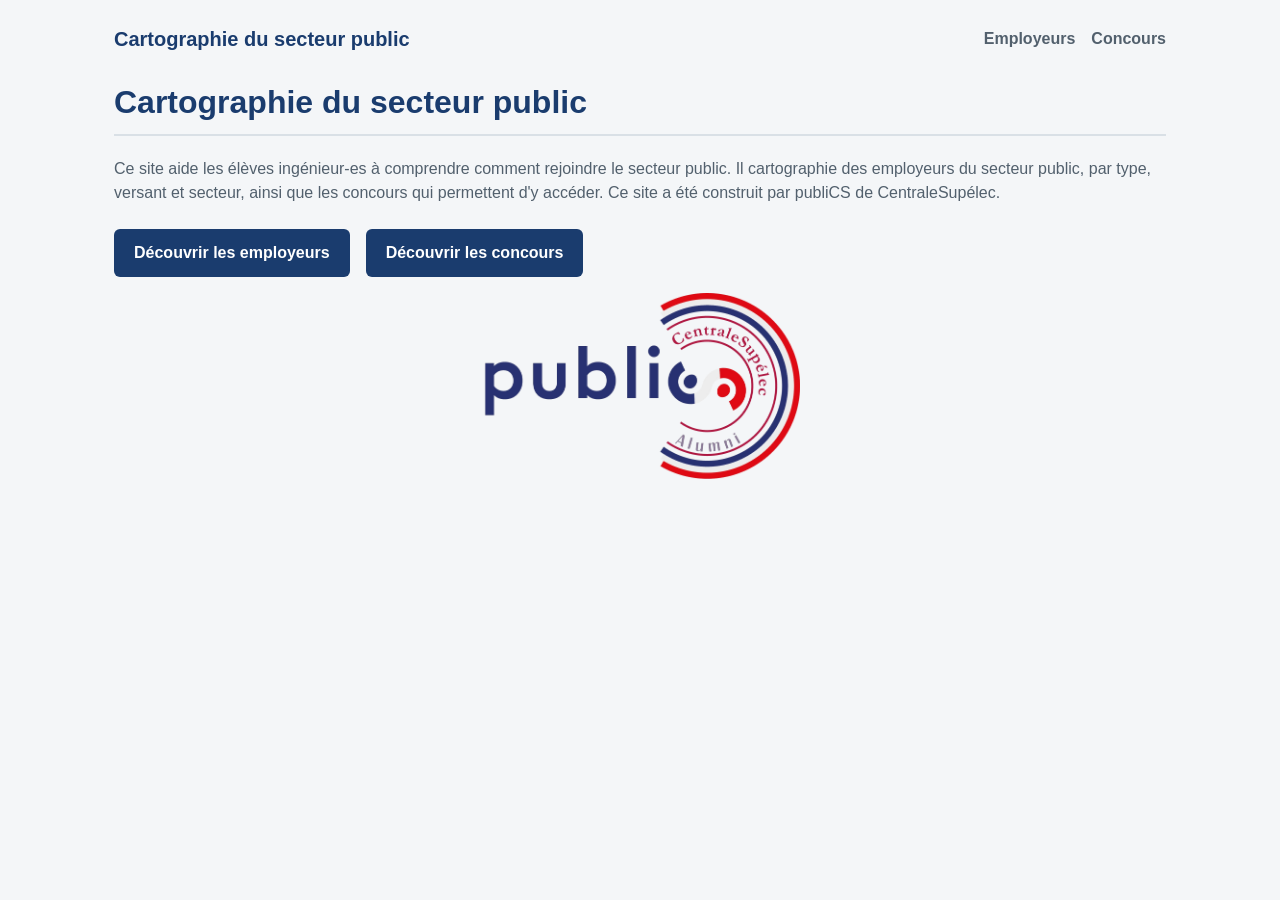
<file: index.html>
<!DOCTYPE html>
<html lang="fr">
<head>
  <meta charset="UTF-8">
  <meta name="viewport" content="width=device-width, initial-scale=1.0">
  <title>Cartographie du secteur public</title>
  <link rel="stylesheet" href="css/style.css">
</head>
<body>
  <header class="entete-site">
    <a class="titre-site" href="index.html">Cartographie du secteur public</a>
    <nav class="nav-principale" aria-label="Navigation principale">
      <a href="employeurs.html">Employeurs</a>
      <a href="concours.html">Concours</a>
    </nav>
  </header>

  <h1>Cartographie du secteur public</h1>
  <p>
    Ce site aide les élèves ingénieur-es à comprendre comment rejoindre le secteur public.
    Il cartographie des employeurs du secteur public, par type, versant et secteur, ainsi
    que les concours qui permettent d'y accéder. Ce site a été construit par publiCS de
    CentraleSupélec.
  </p>

  <nav>
    <a href="employeurs.html">Découvrir les employeurs</a>
    <a href="concours.html">Découvrir les concours</a>
  </nav>

  <img class="logo-accueil" src="img/logo-publics.png" alt="Logo publiCS — CentraleSupélec Alumni">

  <script src="js/script.js"></script>
</body>
</html>
</file>
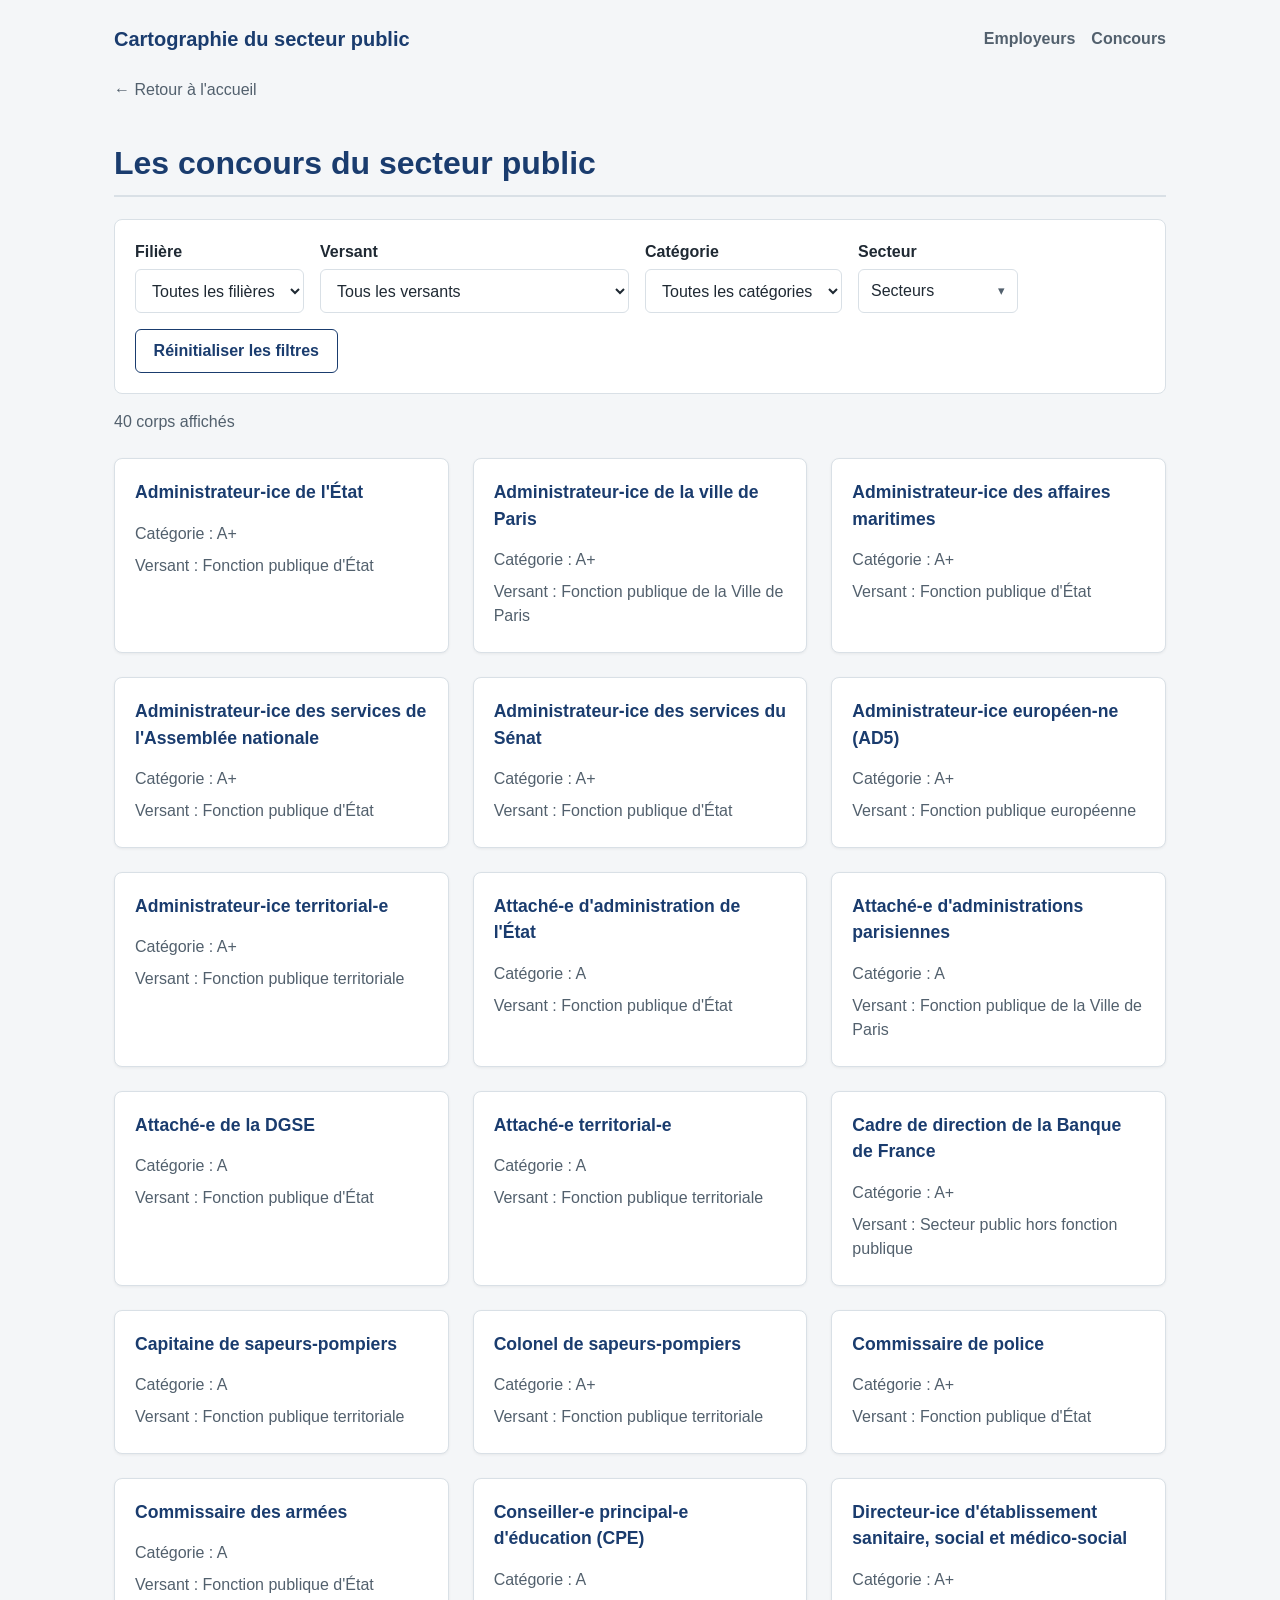
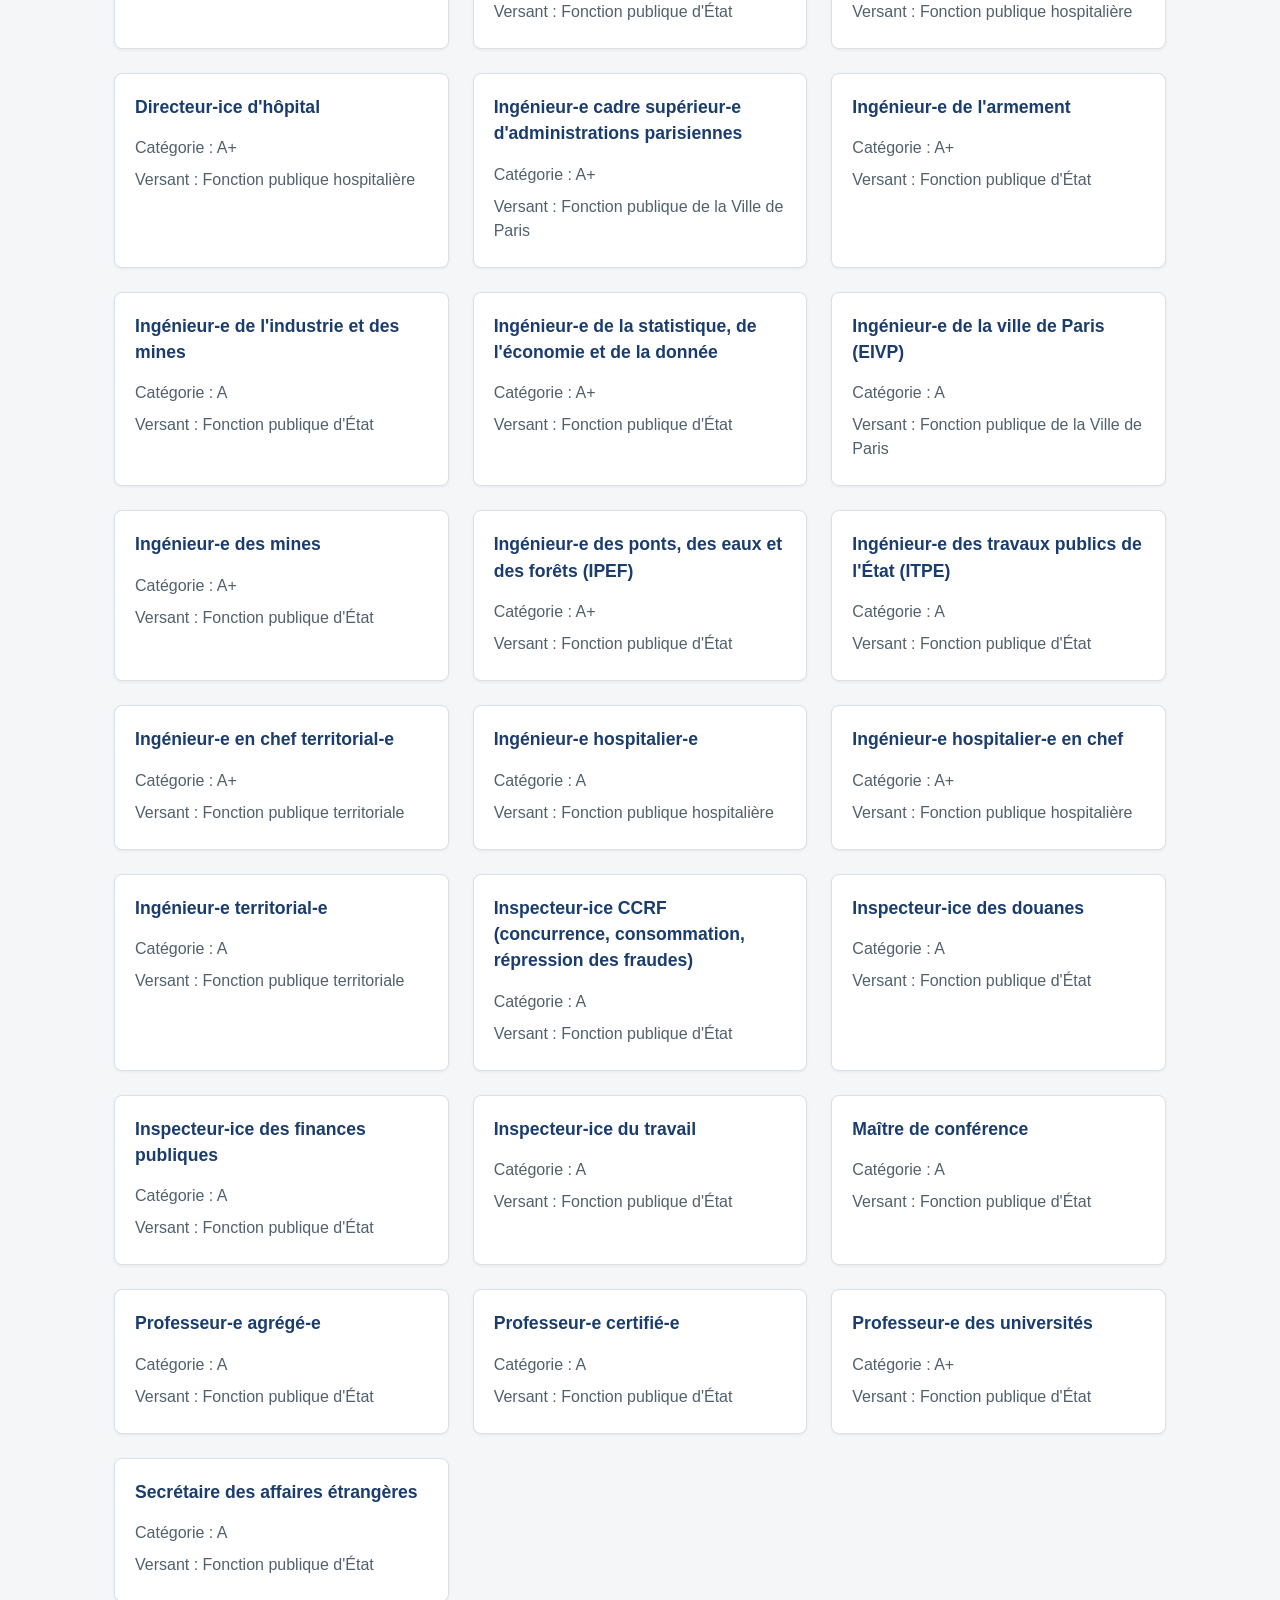
<file: concours.html>
<!DOCTYPE html>
<html lang="fr">
<head>
  <meta charset="UTF-8">
  <meta name="viewport" content="width=device-width, initial-scale=1.0">
  <title>Concours — Cartographie du secteur public</title>
  <link rel="stylesheet" href="css/style.css">
</head>
<body>
  <header class="entete-site">
    <a class="titre-site" href="index.html">Cartographie du secteur public</a>
    <nav class="nav-principale" aria-label="Navigation principale">
      <a href="employeurs.html">Employeurs</a>
      <a href="concours.html">Concours</a>
    </nav>
  </header>

  <a class="lien-retour" href="index.html">&larr; Retour à l'accueil</a>
  <h1>Les concours du secteur public</h1>

  <section id="filtres" aria-label="Filtres">
    <div class="filtre-groupe">
      <label for="filtre-filiere">Filière</label>
      <select id="filtre-filiere">
        <option value="">Toutes les filières</option>
      </select>
    </div>

    <div class="filtre-groupe">
      <label for="filtre-versant">Versant</label>
      <select id="filtre-versant">
        <option value="">Tous les versants</option>
      </select>
    </div>

    <div class="filtre-groupe">
      <label for="filtre-categorie">Catégorie</label>
      <select id="filtre-categorie">
        <option value="">Toutes les catégories</option>
      </select>
    </div>

    <div class="filtre-groupe filtre-secteurs-groupe">
      <span class="filtre-secteurs-etiquette">Secteur</span>
      <button
        type="button"
        id="bouton-secteurs"
        class="bouton-secteurs"
        aria-expanded="false"
        aria-controls="filtre-secteurs"
      >Secteurs</button>
      <fieldset id="filtre-secteurs" class="panneau-secteurs" hidden>
        <legend>Secteur</legend>
        <div class="panneau-secteurs-corps">
          <button type="button" id="reinitialiser-secteurs" class="reinitialiser-secteurs">Réinitialiser</button>
          <div id="cases-secteurs" class="cases-secteurs"></div>
        </div>
      </fieldset>
    </div>

    <button type="button" id="reinitialiser-filtres">Réinitialiser les filtres</button>
  </section>

  <p id="compteur-concours" aria-live="polite"></p>

  <div id="liste-concours" aria-live="polite">
    <p>Chargement des concours...</p>
  </div>

  <script type="module" src="js/concours.js"></script>
</body>
</html>
</file>
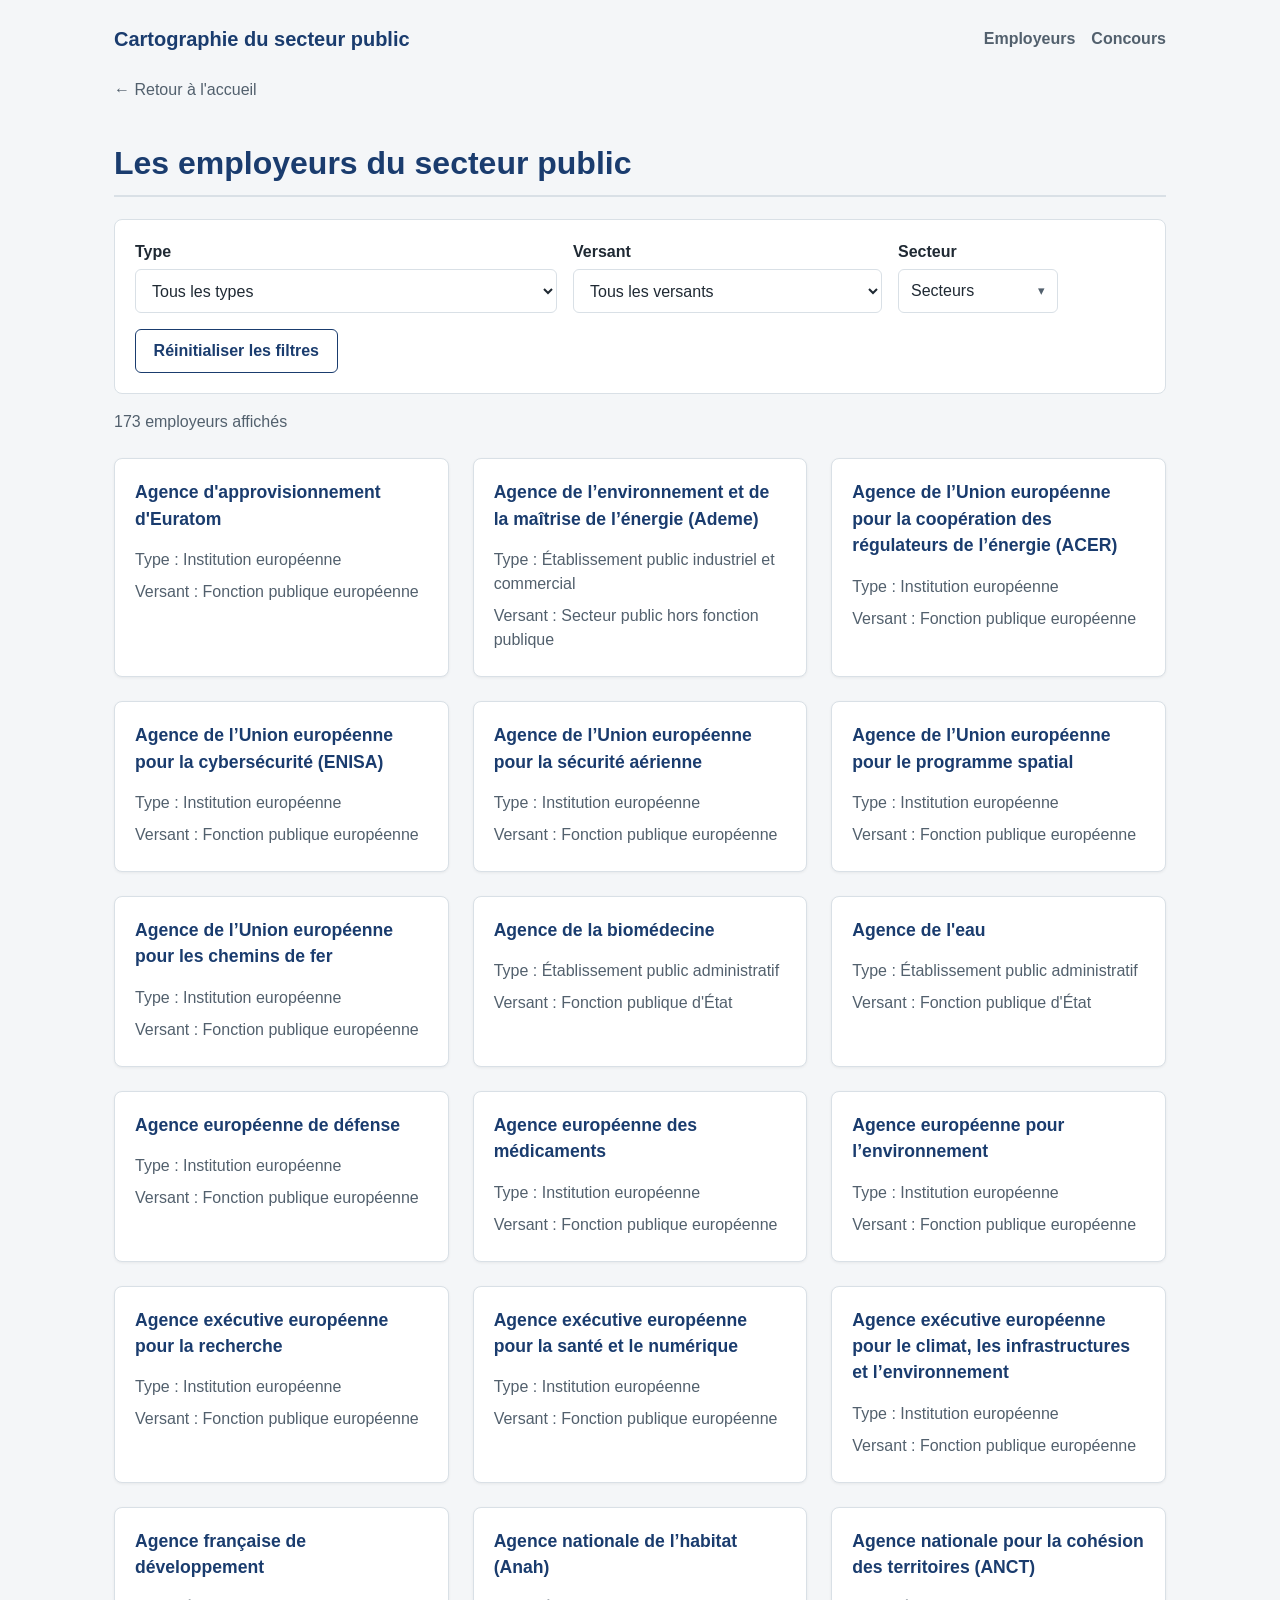
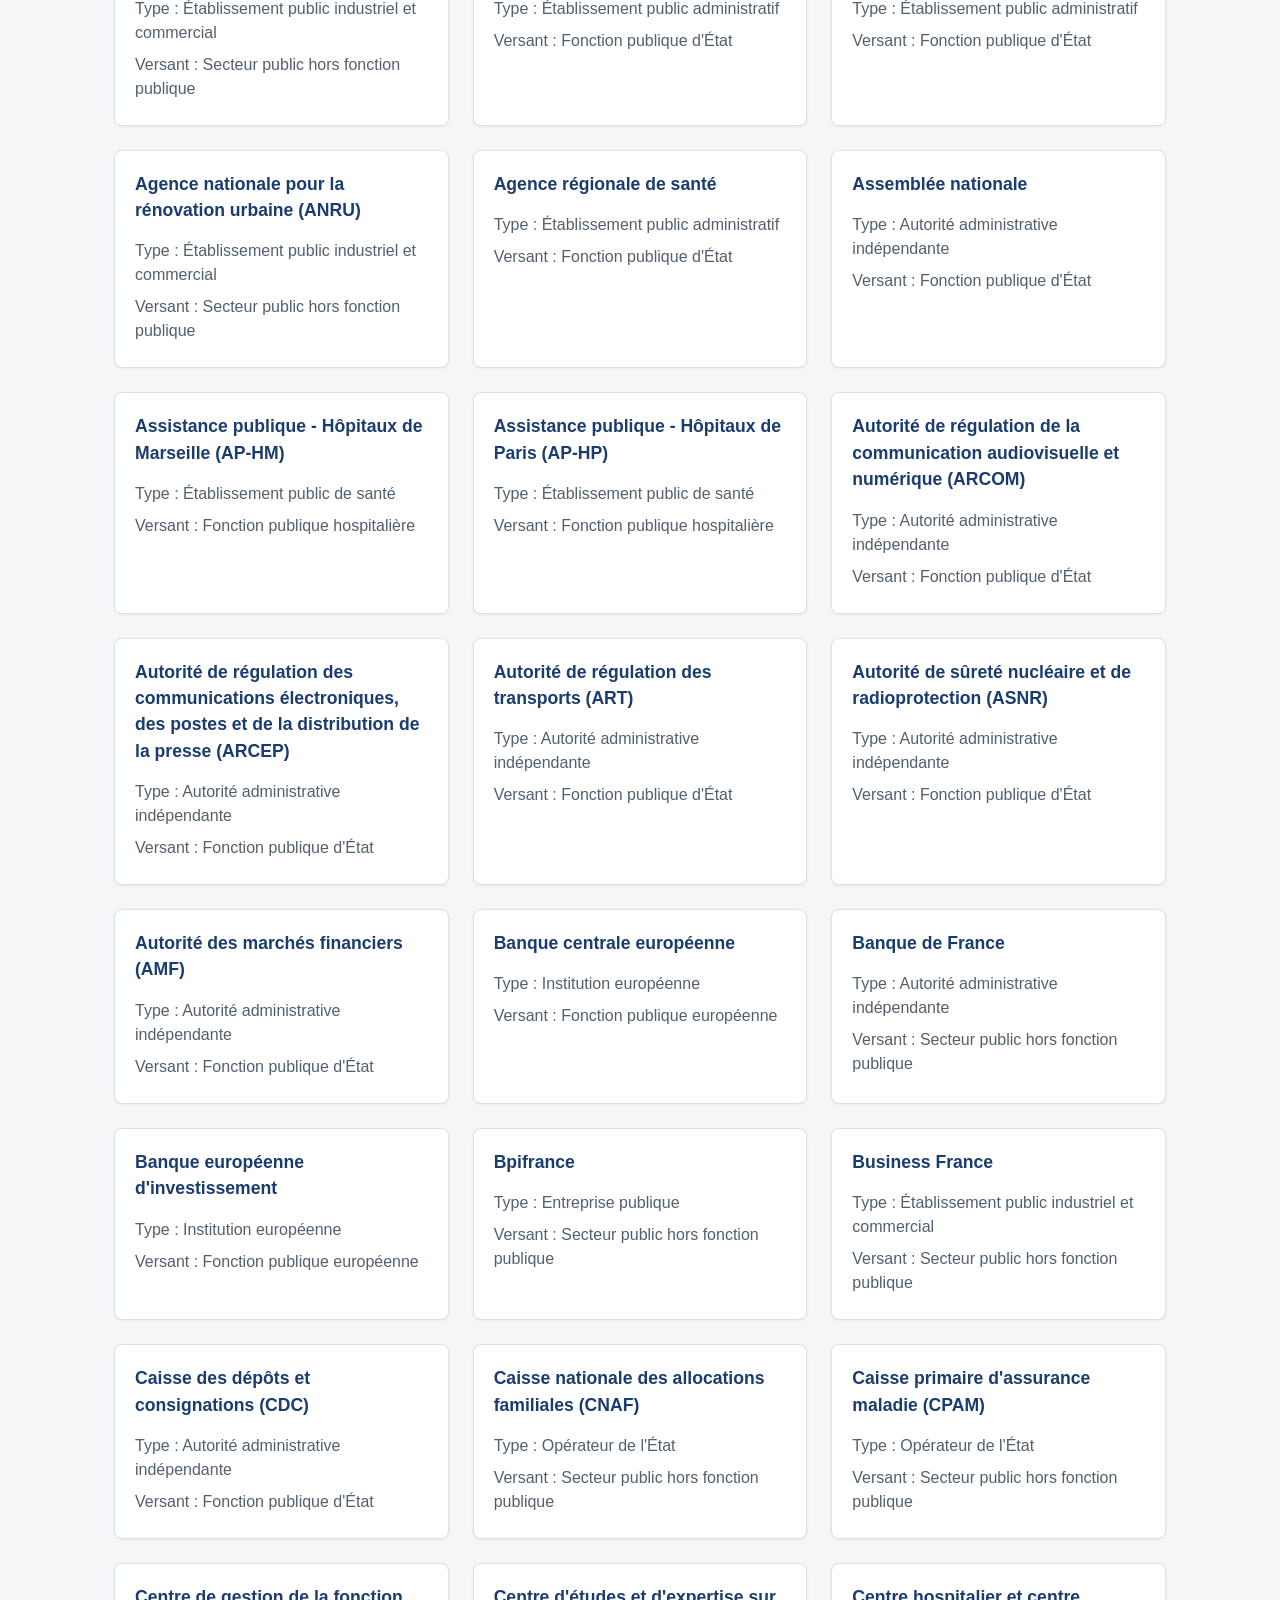
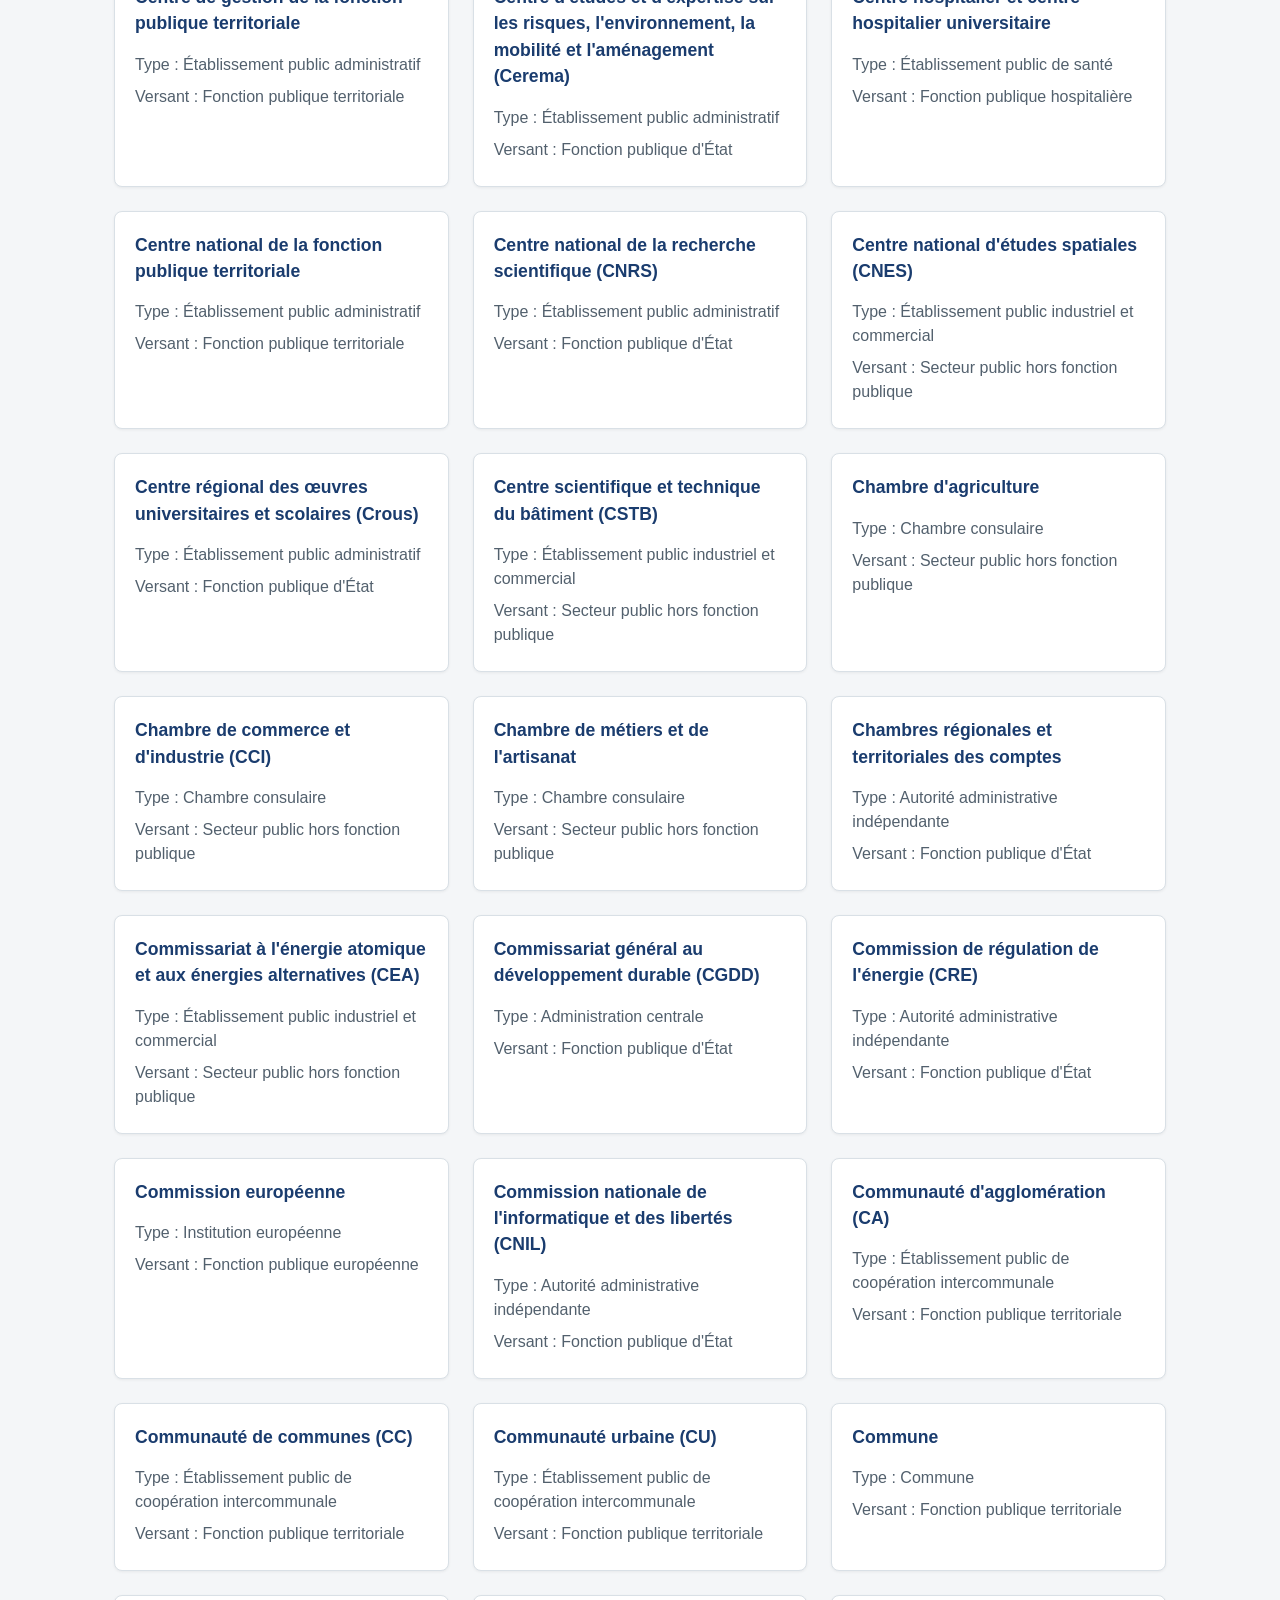
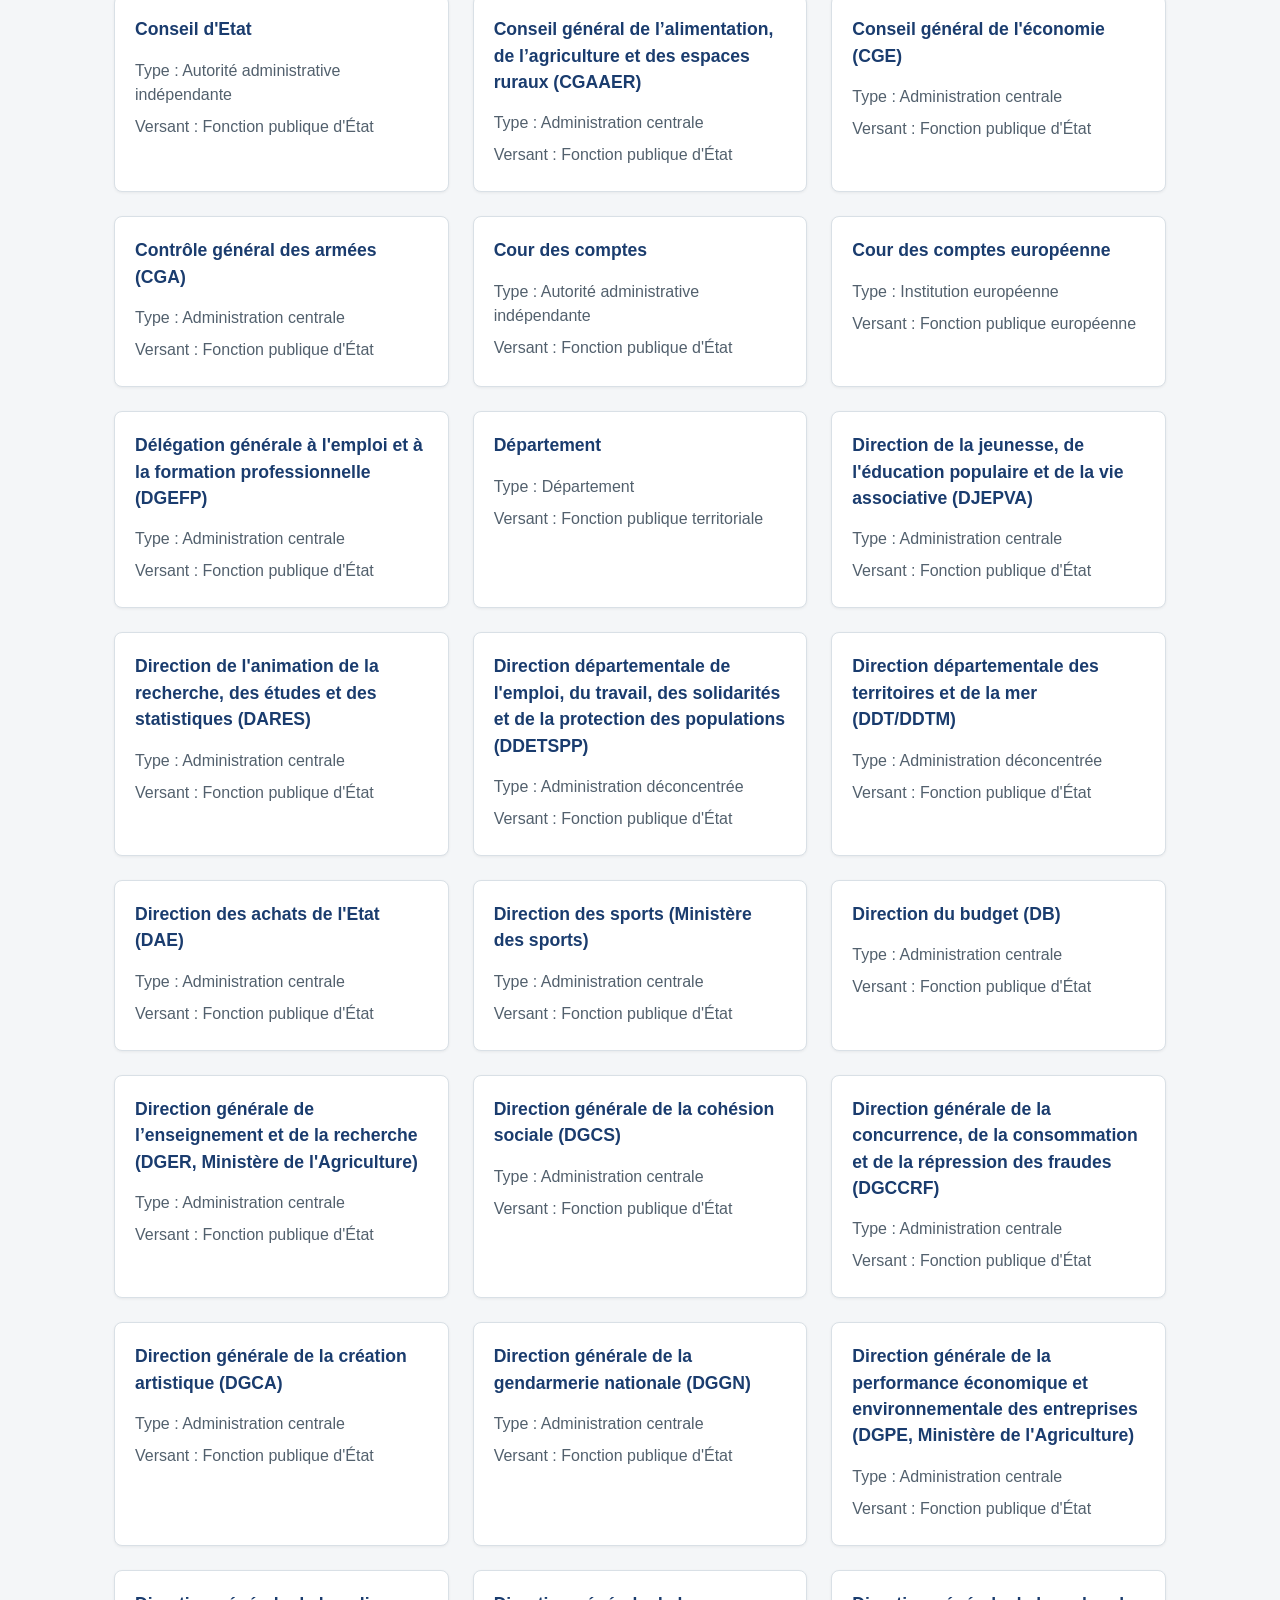
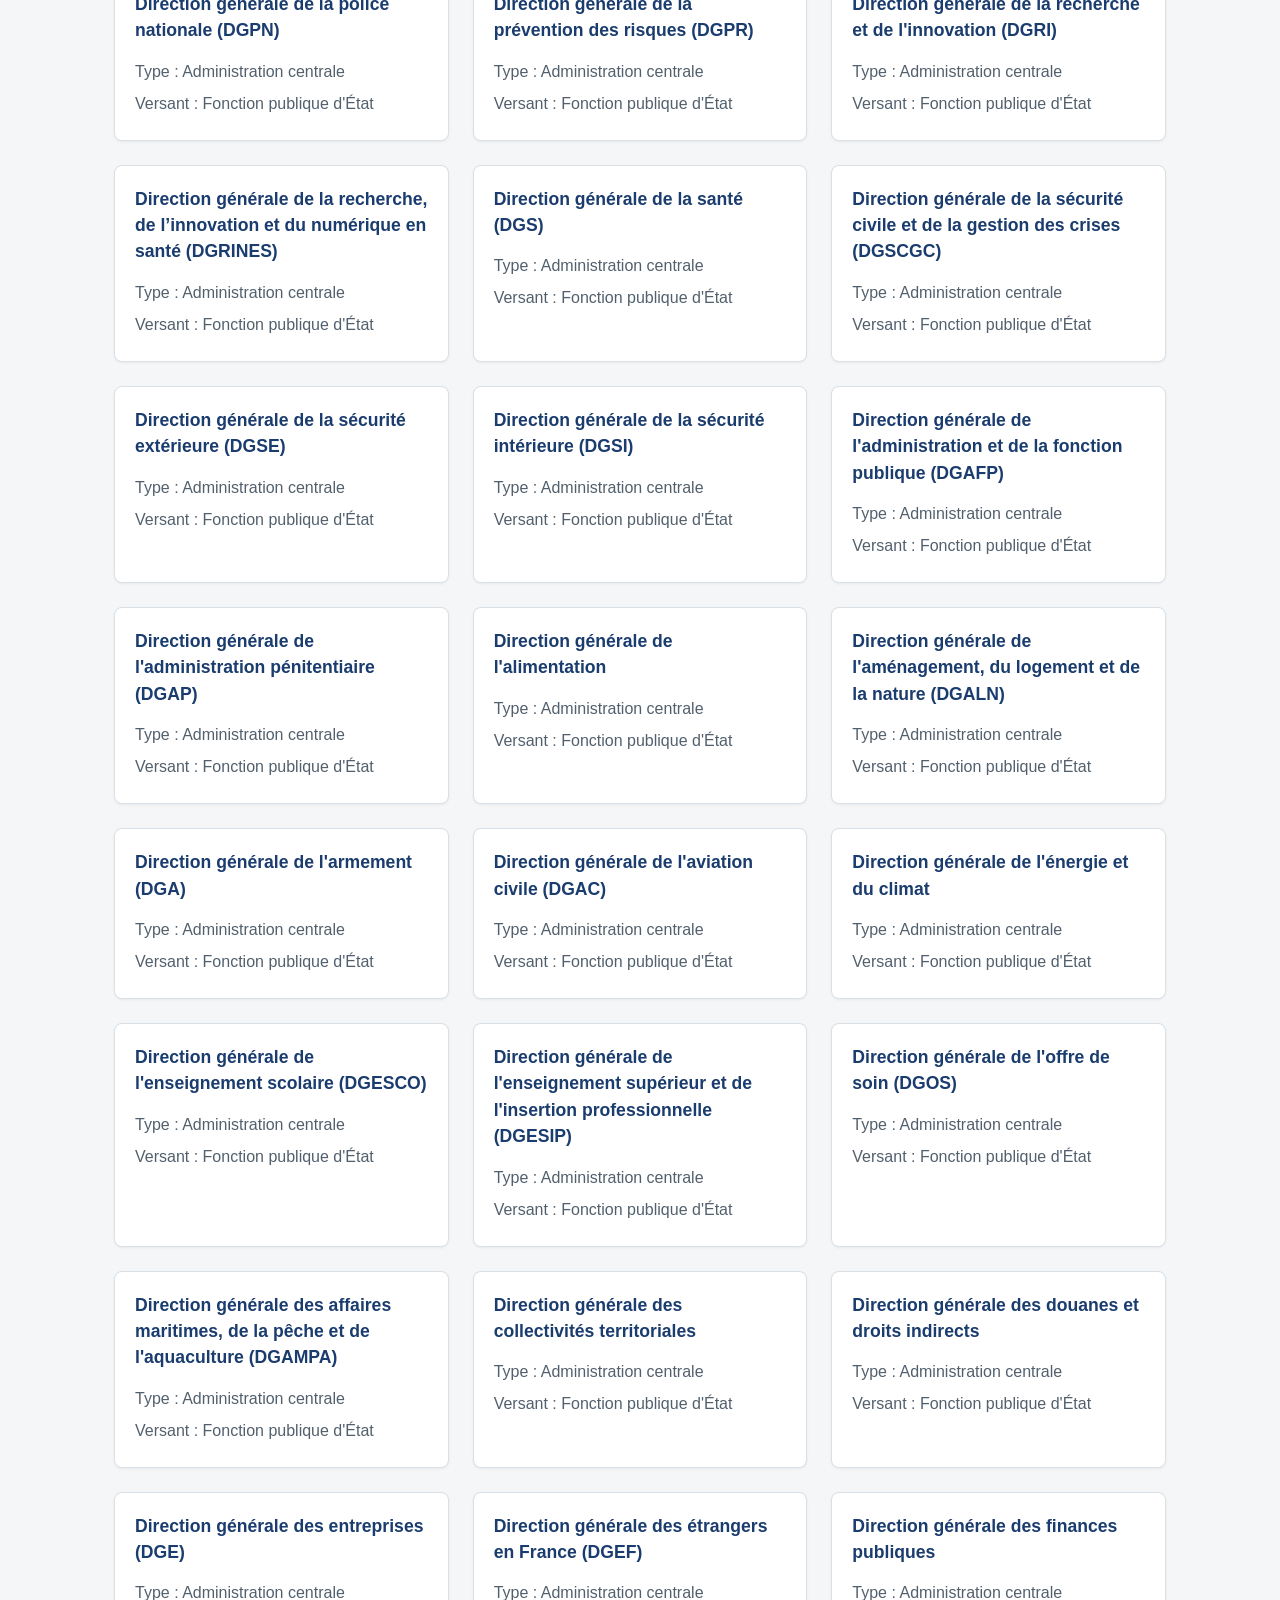
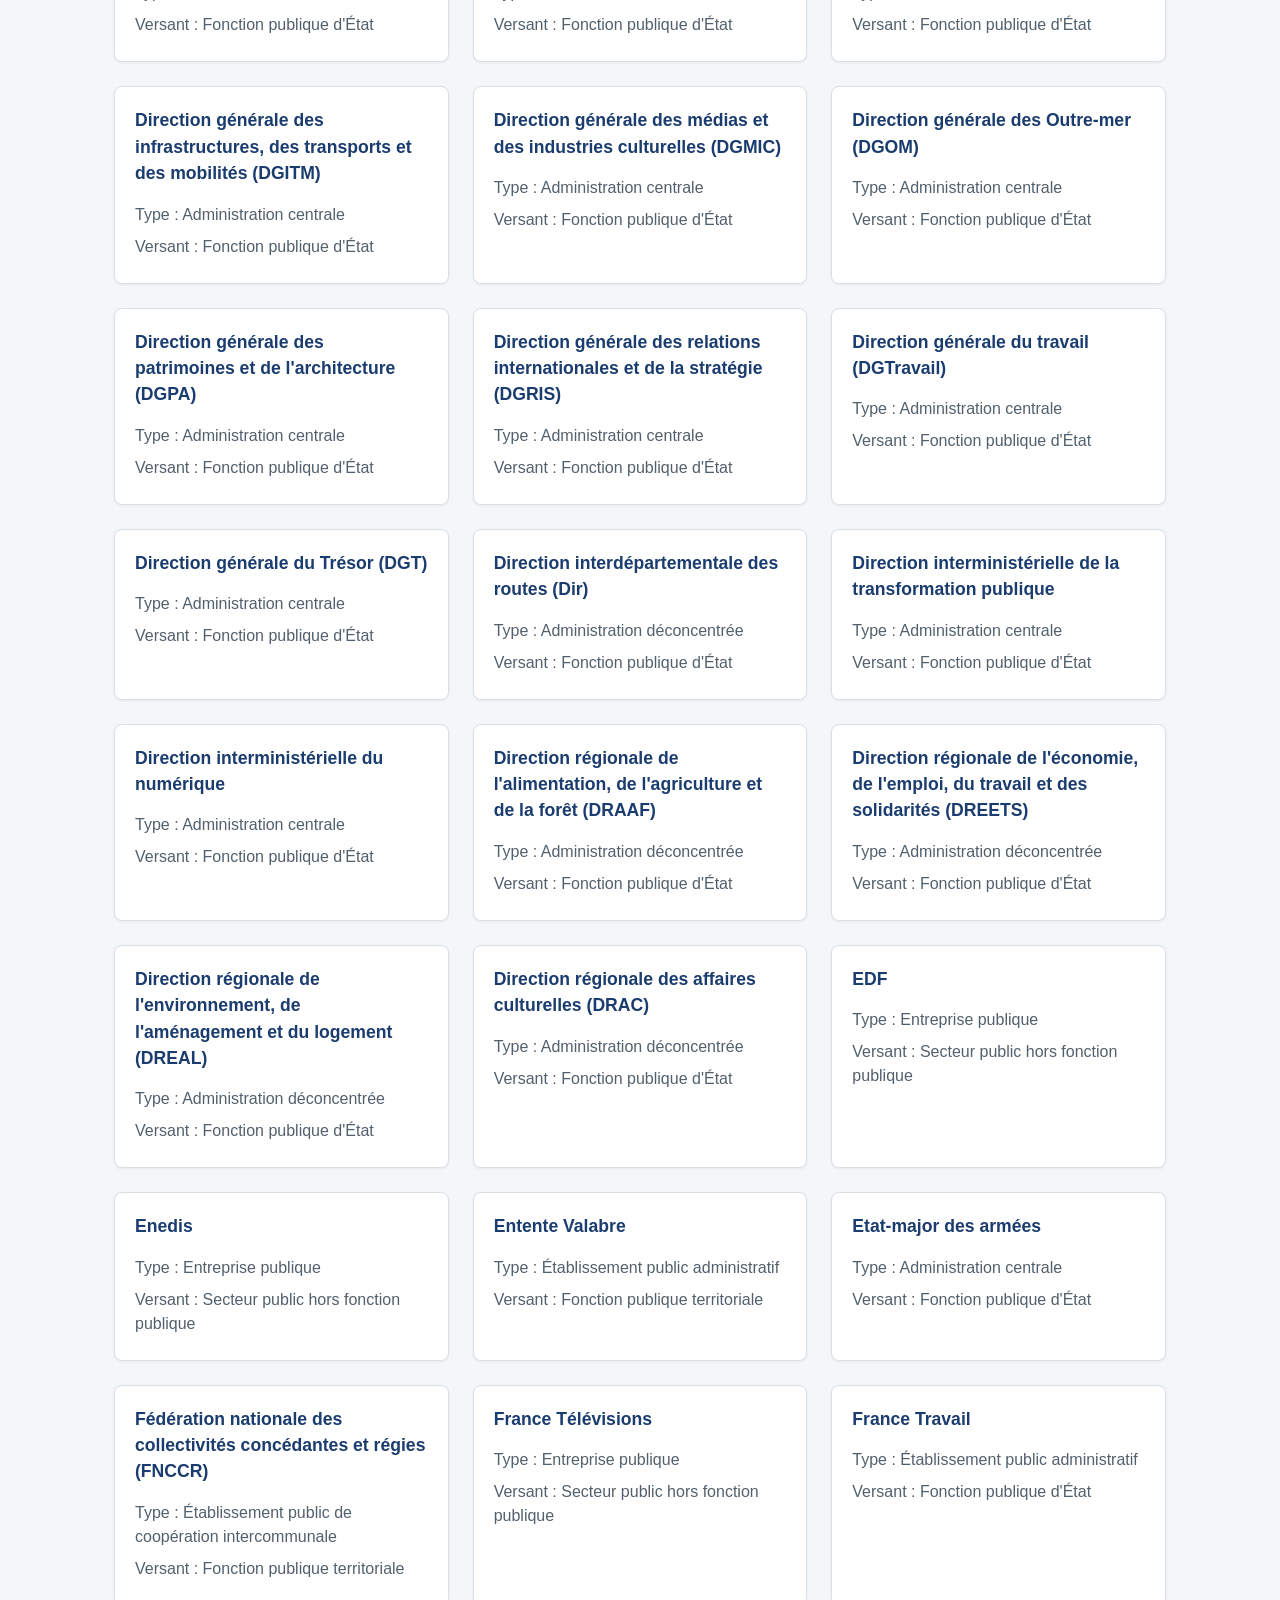
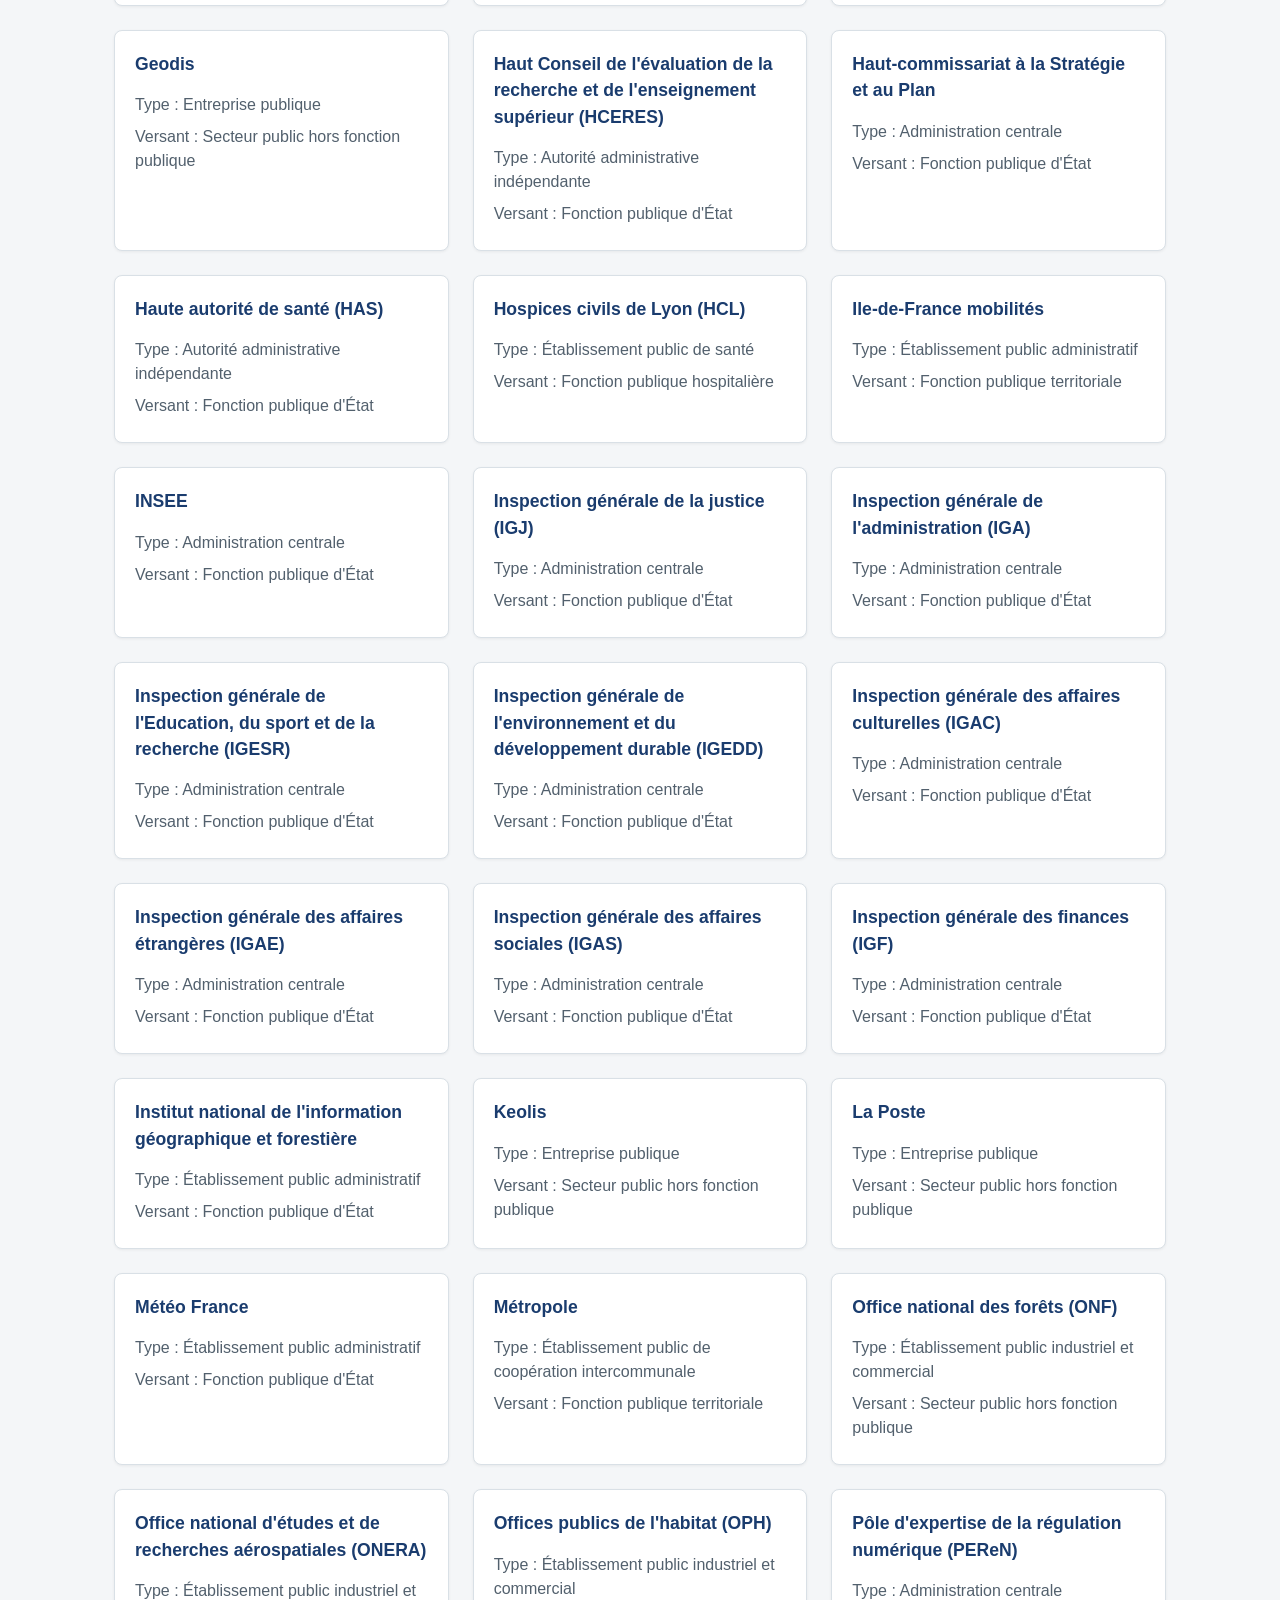
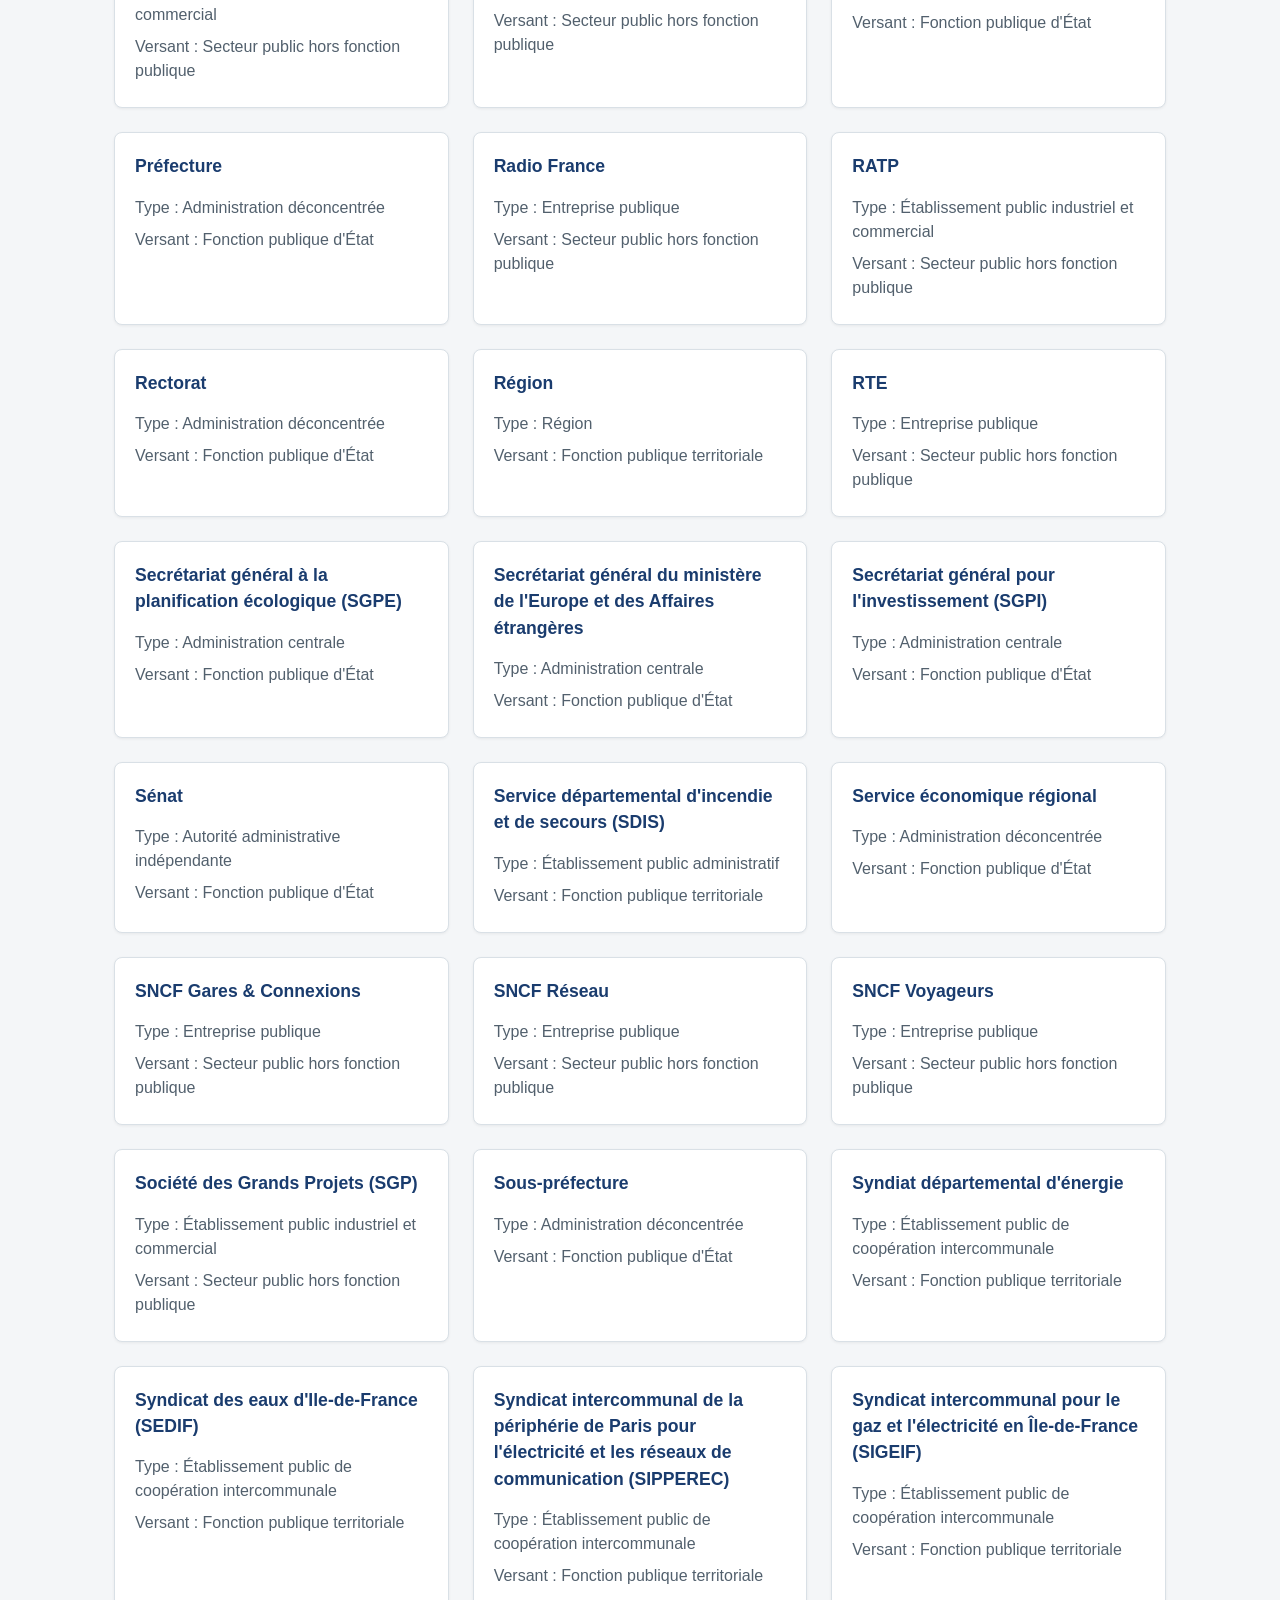
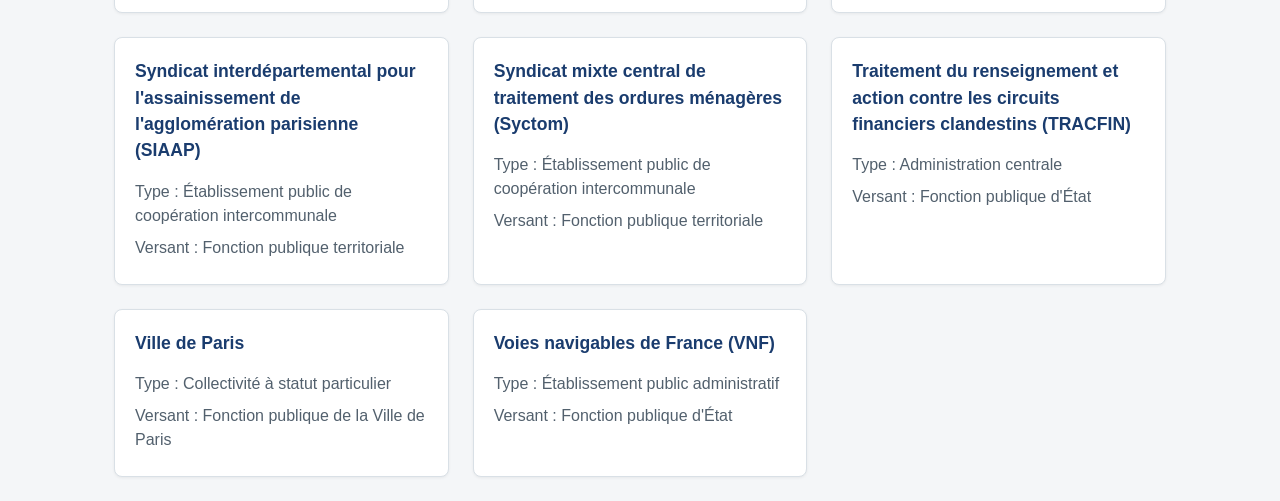
<file: employeurs.html>
<!DOCTYPE html>
<html lang="fr">
<head>
  <meta charset="UTF-8">
  <meta name="viewport" content="width=device-width, initial-scale=1.0">
  <title>Employeurs — Cartographie du secteur public</title>
  <link rel="stylesheet" href="css/style.css">
</head>
<body>
  <header class="entete-site">
    <a class="titre-site" href="index.html">Cartographie du secteur public</a>
    <nav class="nav-principale" aria-label="Navigation principale">
      <a href="employeurs.html">Employeurs</a>
      <a href="concours.html">Concours</a>
    </nav>
  </header>

  <a class="lien-retour" href="index.html">&larr; Retour à l'accueil</a>
  <h1>Les employeurs du secteur public</h1>

  <section id="filtres" aria-label="Filtres">
    <div class="filtre-groupe">
      <label for="filtre-type">Type</label>
      <select id="filtre-type">
        <option value="">Tous les types</option>
      </select>
    </div>

    <div class="filtre-groupe">
      <label for="filtre-versant">Versant</label>
      <select id="filtre-versant">
        <option value="">Tous les versants</option>
      </select>
    </div>

    <div class="filtre-groupe filtre-secteurs-groupe">
      <span class="filtre-secteurs-etiquette">Secteur</span>
      <button
        type="button"
        id="bouton-secteurs"
        class="bouton-secteurs"
        aria-expanded="false"
        aria-controls="filtre-secteurs"
      >Secteurs</button>
      <fieldset id="filtre-secteurs" class="panneau-secteurs" hidden>
        <legend>Secteur</legend>
        <div class="panneau-secteurs-corps">
          <button type="button" id="reinitialiser-secteurs" class="reinitialiser-secteurs">Réinitialiser</button>
          <div id="cases-secteurs" class="cases-secteurs"></div>
        </div>
      </fieldset>
    </div>

    <button type="button" id="reinitialiser-filtres">Réinitialiser les filtres</button>
  </section>

  <p id="compteur-employeurs" aria-live="polite"></p>

  <div id="liste-employeurs" aria-live="polite">
    <p>Chargement des employeurs...</p>
  </div>

  <script type="module" src="js/employeurs.js"></script>
</body>
</html>
</file>
<file: css/style.css>
/* Cartographie du secteur public — feuille de styles */

:root {
  --couleur-fond: #f4f6f8;
  --couleur-texte: #1f2933;
  --couleur-texte-clair: #52606d;
  --couleur-primaire: #1a3c6e;
  --couleur-primaire-fonce: #12294a;
  --couleur-carte-fond: #ffffff;
  --couleur-texte-inverse: #ffffff;
  --couleur-bordure: #d9e0e6;
  --couleur-ombre: rgba(0, 0, 0, 0.06);
  --espacement: 1.5rem;
}

* {
  box-sizing: border-box;
}

body {
  margin: 0;
  padding: var(--espacement);
  max-width: 1100px;
  margin-inline: auto;
  font-family: "Segoe UI", Arial, sans-serif;
  background-color: var(--couleur-fond);
  color: var(--couleur-texte);
  line-height: 1.5;
}

h1 {
  color: var(--couleur-primaire);
  border-bottom: 2px solid var(--couleur-bordure);
  padding-bottom: 0.5rem;
}

.logo-accueil {
  display: block;
  max-width: 320px;
  width: 100%;
  height: auto;
  margin: 1rem auto 1.5rem;
}

p {
  color: var(--couleur-texte-clair);
}

a {
  color: var(--couleur-primaire);
}

a:hover {
  color: var(--couleur-primaire-fonce);
}

/* Lien de retour vers l'accueil */
.lien-retour {
  display: inline-block;
  margin-bottom: 1rem;
  text-decoration: none;
  font-size: 1rem;
  color: var(--couleur-texte-clair);
}

.lien-retour:hover {
  text-decoration: underline;
}

/* En-tête du site : titre + navigation principale (identiques sur toutes les pages) */
.entete-site {
  display: flex;
  flex-wrap: wrap;
  align-items: center;
  justify-content: space-between;
  gap: 1rem;
  margin-bottom: var(--espacement);
}

.titre-site {
  font-size: 1.25rem;
  font-weight: 700;
  color: var(--couleur-primaire);
  text-decoration: none;
}

.titre-site:hover {
  text-decoration: underline;
}

.nav-principale {
  display: flex;
  flex-wrap: wrap;
  gap: 1rem;
  margin: 0;
}

.nav-principale a {
  display: inline-block;
  padding: 0;
  background-color: transparent;
  border-radius: 0;
  color: var(--couleur-texte-clair);
  text-decoration: none;
  font-weight: 600;
}

.nav-principale a:hover {
  background-color: transparent;
  color: var(--couleur-primaire);
  text-decoration: underline;
}

/* Navigation de la page d'accueil (boutons d'appel à l'action) */
nav {
  display: flex;
  flex-wrap: wrap;
  gap: 1rem;
  margin-top: 1.5rem;
}

nav a {
  display: inline-block;
  padding: 0.75rem 1.25rem;
  background-color: var(--couleur-primaire);
  color: var(--couleur-texte-inverse);
  text-decoration: none;
  border-radius: 6px;
  font-weight: 600;
}

nav a:hover {
  background-color: var(--couleur-primaire-fonce);
}

/* Fil d'Ariane (pages de détail) */
.fil-ariane {
  margin-bottom: 1rem;
  font-size: 1rem;
  color: var(--couleur-texte-clair);
  overflow-wrap: break-word;
}

.fil-ariane a {
  display: inline;
  padding: 0;
  background-color: transparent;
  border-radius: 0;
  font-weight: normal;
  color: var(--couleur-primaire);
  text-decoration: none;
}

.fil-ariane a:hover {
  background-color: transparent;
  color: var(--couleur-primaire-fonce);
  text-decoration: underline;
}

.fil-ariane .separateur {
  margin: 0 0.4rem;
}

/* Fiches de détail (employeur / concours) */
.fiche,
.fiche-liens {
  background-color: var(--couleur-carte-fond);
  border: 1px solid var(--couleur-bordure);
  border-radius: 8px;
  padding: 1.5rem;
  margin-bottom: var(--espacement);
  box-shadow: 0 1px 3px var(--couleur-ombre);
  overflow-wrap: break-word;
}

.fiche h1 {
  margin-top: 0;
}

.fiche p {
  margin: 0.4rem 0;
}

.lien-siteweb {
  display: inline-block;
  margin-top: 0.75rem;
  padding: 0.6rem 1.1rem;
  background-color: var(--couleur-primaire);
  color: var(--couleur-texte-inverse);
  text-decoration: none;
  border-radius: 6px;
  font-weight: 600;
}

.lien-siteweb:hover {
  background-color: var(--couleur-primaire-fonce);
}

.fiche-liens h2 {
  margin-top: 0;
  color: var(--couleur-primaire);
  font-size: 1.1rem;
  margin-bottom: 0.5rem;
}

.fiche-liens ul {
  padding-left: 1.2rem;
}

.fiche-liens li {
  margin: 0.35rem 0;
}

.description-detaillee p {
  margin: 0.4rem 0;
}

.liste-voies-acces {
  list-style: none;
  padding-left: 0;
  display: flex;
  flex-direction: column;
  gap: 0.75rem;
}

.voie-acces {
  margin: 0;
  padding: 0.9rem 1rem;
  border: 1px solid var(--couleur-bordure);
  border-radius: 6px;
}

.voie-acces p {
  margin: 0.25rem 0;
}

.voie-acces-nom {
  font-weight: 600;
  color: var(--couleur-primaire);
}

/* Filtres (employeurs et concours) */
#filtres {
  display: flex;
  flex-wrap: wrap;
  align-items: flex-end;
  gap: 1rem;
  background-color: var(--couleur-carte-fond);
  border: 1px solid var(--couleur-bordure);
  border-radius: 8px;
  padding: 1.25rem;
  margin-top: 1rem;
}

.filtre-groupe {
  display: flex;
  flex-direction: column;
  gap: 0.35rem;
  min-width: 160px;
}

.filtre-groupe > label {
  font-size: 1rem;
  font-weight: 600;
  color: var(--couleur-texte);
}

.filtre-groupe select {
  padding: 0.6rem 0.75rem;
  min-height: 44px;
  border: 1px solid var(--couleur-bordure);
  border-radius: 6px;
  background-color: var(--couleur-carte-fond);
  color: var(--couleur-texte);
  font-size: 1rem;
  max-width: 100%;
}

/* Menu déroulant "Secteurs" (bouton + panneau à cases à cocher) */
.filtre-secteurs-groupe {
  position: relative;
}

.filtre-secteurs-etiquette {
  font-size: 1rem;
  font-weight: 600;
  color: var(--couleur-texte);
}

.bouton-secteurs {
  display: flex;
  align-items: center;
  justify-content: space-between;
  gap: 0.5rem;
  min-height: 44px;
  min-width: 160px;
  padding: 0.6rem 0.75rem;
  border: 1px solid var(--couleur-bordure);
  border-radius: 6px;
  background-color: var(--couleur-carte-fond);
  color: var(--couleur-texte);
  font-size: 1rem;
  text-align: left;
  cursor: pointer;
}

.bouton-secteurs::after {
  content: "▾";
  color: var(--couleur-texte-clair);
  font-size: 0.8rem;
  line-height: 1;
}

.bouton-secteurs[aria-expanded="true"]::after {
  transform: rotate(180deg);
}

.bouton-secteurs:hover {
  border-color: var(--couleur-primaire);
}

.panneau-secteurs {
  position: absolute;
  top: calc(100% + 0.35rem);
  left: 0;
  z-index: 20;
  width: max-content;
  max-width: min(480px, 90vw);
  margin: 0;
  padding: 0.75rem;
  border: 1px solid var(--couleur-bordure);
  border-radius: 8px;
  background-color: var(--couleur-carte-fond);
  box-shadow: 0 4px 12px var(--couleur-ombre);
}

.panneau-secteurs legend {
  padding: 0;
  margin-bottom: 0.5rem;
  font-size: 0.9rem;
  font-weight: 600;
  color: var(--couleur-texte);
}

.panneau-secteurs-corps {
  display: flex;
  flex-direction: column;
  gap: 0.5rem;
}

.reinitialiser-secteurs {
  align-self: flex-start;
  padding: 0.3rem 0.6rem;
  border: 1px solid var(--couleur-bordure);
  border-radius: 6px;
  background-color: var(--couleur-carte-fond);
  color: var(--couleur-primaire);
  font-size: 0.9rem;
  font-weight: 600;
  cursor: pointer;
}

.reinitialiser-secteurs:hover {
  background-color: var(--couleur-primaire);
  color: var(--couleur-texte-inverse);
  border-color: var(--couleur-primaire);
}

.cases-secteurs {
  display: flex;
  flex-wrap: wrap;
  gap: 0.4rem;
  max-height: 220px;
  overflow-y: auto;
}

.case-secteur {
  display: inline-flex;
  align-items: center;
  gap: 0.4rem;
  min-height: 44px;
  padding: 0.5rem 0.75rem;
  border: 1px solid var(--couleur-bordure);
  border-radius: 6px;
  background-color: var(--couleur-carte-fond);
  font-size: 1rem;
  cursor: pointer;
}

.case-secteur input {
  width: 1.1rem;
  height: 1.1rem;
  flex-shrink: 0;
}

#reinitialiser-filtres {
  min-height: 44px;
  padding: 0.6rem 1.1rem;
  border: 1px solid var(--couleur-primaire);
  border-radius: 6px;
  background-color: var(--couleur-carte-fond);
  color: var(--couleur-primaire);
  font-weight: 600;
  font-size: 1rem;
  cursor: pointer;
}

#reinitialiser-filtres:hover {
  background-color: var(--couleur-primaire);
  color: var(--couleur-texte-inverse);
}

#compteur-employeurs,
#compteur-concours {
  margin: 1rem 0 0;
}

/* Grille de cartes (employeurs et concours) */
#liste-employeurs,
#liste-concours {
  display: grid;
  grid-template-columns: repeat(auto-fill, minmax(240px, 1fr));
  gap: var(--espacement);
  margin-top: var(--espacement);
}

/* Mobile : une seule colonne, quelle que soit la largeur des cartes */
@media (max-width: 599px) {
  #liste-employeurs,
  #liste-concours {
    grid-template-columns: 1fr;
  }
}

/* Grand écran : jamais plus de 3 cartes par ligne */
@media (min-width: 900px) {
  #liste-employeurs,
  #liste-concours {
    grid-template-columns: repeat(3, 1fr);
  }
}

.carte-employeur,
.carte-concours {
  display: flex;
  flex-direction: column;
  background-color: var(--couleur-carte-fond);
  border: 1px solid var(--couleur-bordure);
  border-radius: 8px;
  padding: 1.25rem;
  box-shadow: 0 1px 3px var(--couleur-ombre);
  text-decoration: none;
  overflow-wrap: break-word;
}

.carte-employeur:hover,
.carte-concours:hover {
  border-color: var(--couleur-primaire);
}

.carte-employeur h2,
.carte-concours h2 {
  margin-top: 0;
  margin-bottom: 0.75rem;
  font-size: 1.1rem;
  color: var(--couleur-primaire);
}

.carte-employeur p,
.carte-concours p {
  margin: 0.25rem 0;
  font-size: 1rem;
}

/* Petits écrans : laisse plus de largeur utile au contenu */
@media (max-width: 480px) {
  body {
    padding: 1rem;
  }
}
</file>
